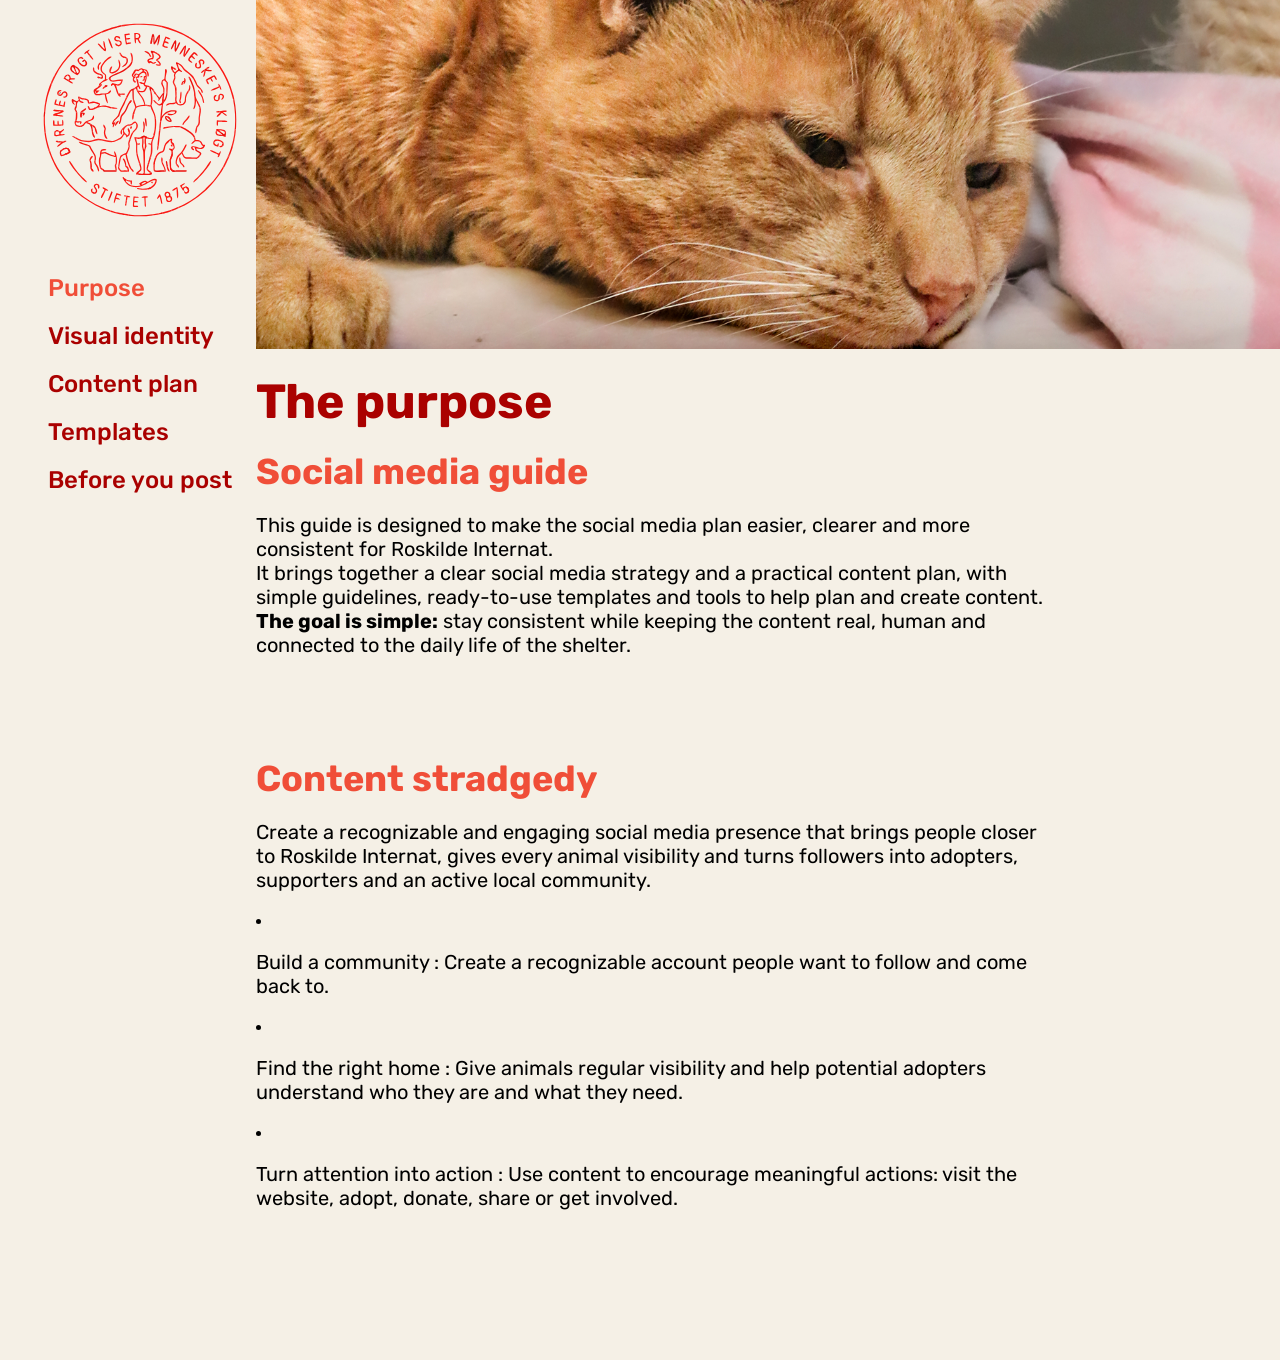
<file: index.html>
<!doctype html>
<html lang="en">
  <head>
    <meta charset="UTF-8" />
    <meta name="viewport" content="width=device-width, initial-scale=1.0" />
    <title>Document</title>
    <link rel="stylesheet" href="costum.css" />
    <link rel="stylesheet" href="btn_css/purpose_btn.css" />
    <!-- FONT -->
    <link rel="preconnect" href="https://fonts.googleapis.com" />
    <link rel="preconnect" href="https://fonts.gstatic.com" crossorigin />
    <link href="https://fonts.googleapis.com/css2?family=Rubik:ital,wght@0,300..900;1,300..900&display=swap" rel="stylesheet" />
  </head>
  <body>
    <header>
      <div class="logo">
        <img src="img/logo.svg" alt="" />
      </div>
      <div class="navbar">
        <a id="purpose_btn" href="index.html">Purpose</a>
        <a id="visual_btn" href="visual_identity.html">Visual identity</a>
        <a id="contentplan_btn" href="contentplan.html">Content plan</a>
        <a id="templates_btn" href="templates.html">Templates</a>
        <a id="before_btn" href="beforeyoupost.html">Before you post</a>
      </div>
    </header>
    <main>
      <img src="img/hero.jpg" alt="" />
      <h1>The purpose</h1>
      <h2>Social media guide</h2>
      <section>
        <p style="max-width: 800px">
          This guide is designed to make the social media plan easier, clearer and more consistent for Roskilde Internat.<br />
          It brings together a clear social media strategy and a practical content plan, with simple guidelines, ready-to-use templates and tools to help plan and create content.<br />
          <strong>The goal is simple:</strong> stay consistent while keeping the content real, human and connected to the daily life of the shelter.
        </p>
      </section>
      <h2>Content stradgedy</h2>
      <section style="max-width: 800px">
        <p>Create a recognizable and engaging social media presence that brings people closer to Roskilde Internat, gives every animal visibility and turns followers into adopters, supporters and an active local community.</p>

        <li>
          <p>Build a community : Create a recognizable account people want to follow and come back to.</p>
        </li>
        <li>
          <p>Find the right home : Give animals regular visibility and help potential adopters understand who they are and what they need.</p>
        </li>
        <li>
          <p>Turn attention into action : Use content to encourage meaningful actions: visit the website, adopt, donate, share or get involved.</p>
        </li>
      </section>
    </main>
  </body>
</html>
</file>
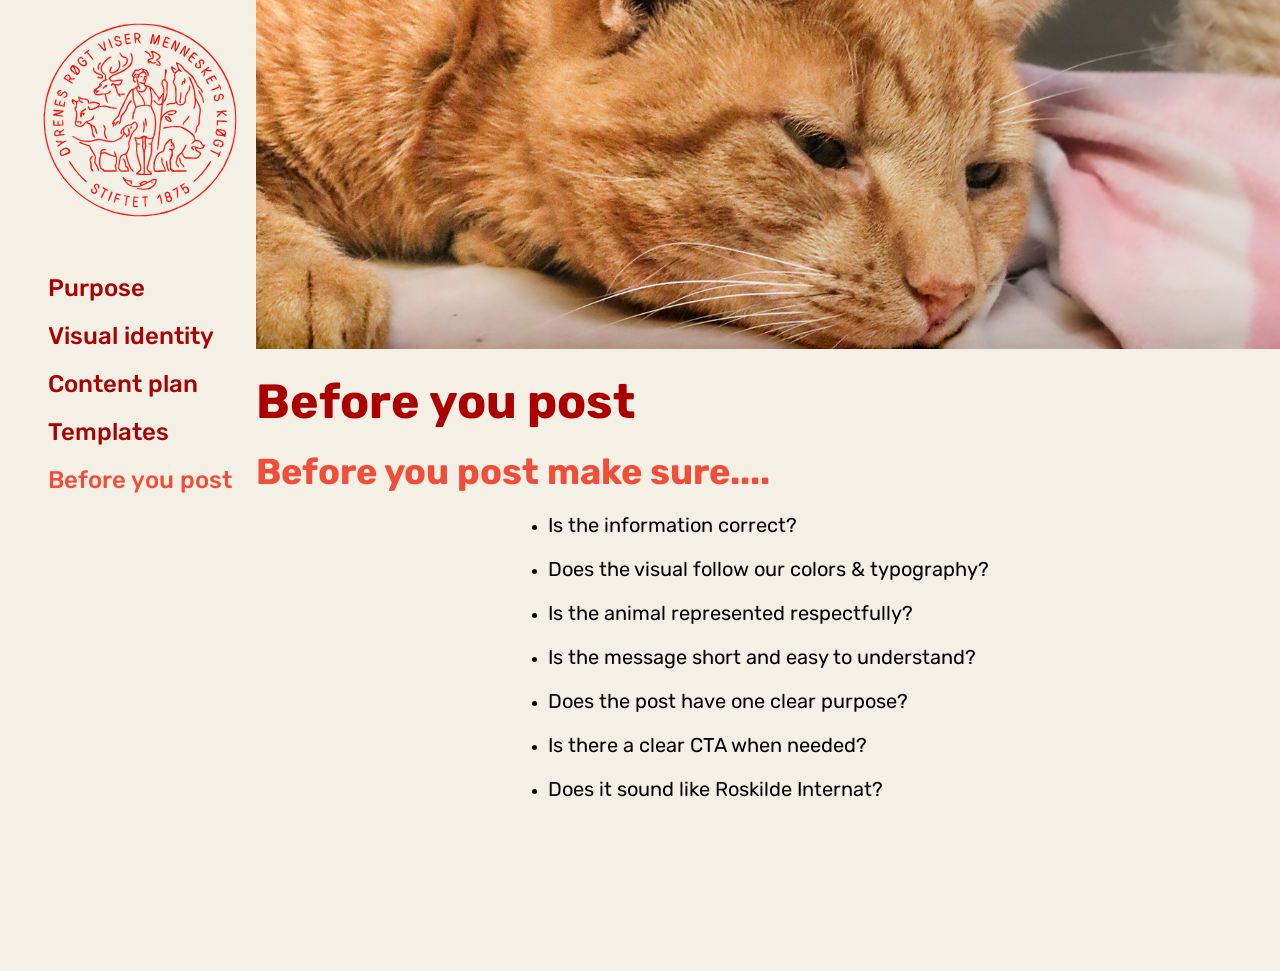
<file: beforeyoupost.html>
<!doctype html>
<html lang="en">
  <head>
    <meta charset="UTF-8" />
    <meta name="viewport" content="width=device-width, initial-scale=1.0" />
    <title>Document</title>
    <link rel="stylesheet" href="costum.css" />
    <link rel="stylesheet" href="btn_css/before_btn.css" />
    <link rel="stylesheet" href="bfyp.css" />
    <!-- FONT -->
    <link rel="preconnect" href="https://fonts.googleapis.com" />
    <link rel="preconnect" href="https://fonts.gstatic.com" crossorigin />
    <link href="https://fonts.googleapis.com/css2?family=Rubik:ital,wght@0,300..900;1,300..900&display=swap" rel="stylesheet" />
  </head>
  <body>
    <header>
      <div class="logo">
        <img src="img/logo.svg" alt="" />
      </div>
      <div class="navbar">
        <a id="purpose_btn" href="index.html">Purpose</a>
        <a id="visual_btn" href="visual_identity.html">Visual identity</a>
        <a id="contentplan_btn" href="contentplan.html">Content plan</a>
        <a id="templates_btn" href="templates.html">Templates</a>
        <a id="before_btn" href="beforeyoupost.html">Before you post</a>
      </div>
    </header>
    <main>
      <img src="img/hero.jpg" alt="" />
      <h1>Before you post</h1>
      <h2>Before you post make sure....</h2>
      <section class="beforeupost_checklist">
        <ul>
          <li><p>Is the information correct?</p></li>
          <li><p>Does the visual follow our colors & typography?</p></li>
          <li><p>Is the animal represented respectfully?</p></li>
          <li><p>Is the message short and easy to understand?</p></li>
          <li><p>Does the post have one clear purpose?</p></li>
          <li><p>Is there a clear CTA when needed?</p></li>
          <li><p>Does it sound like Roskilde Internat?</p></li>
        </ul>
      </section>
    </main>
  </body>
</html>
</file>
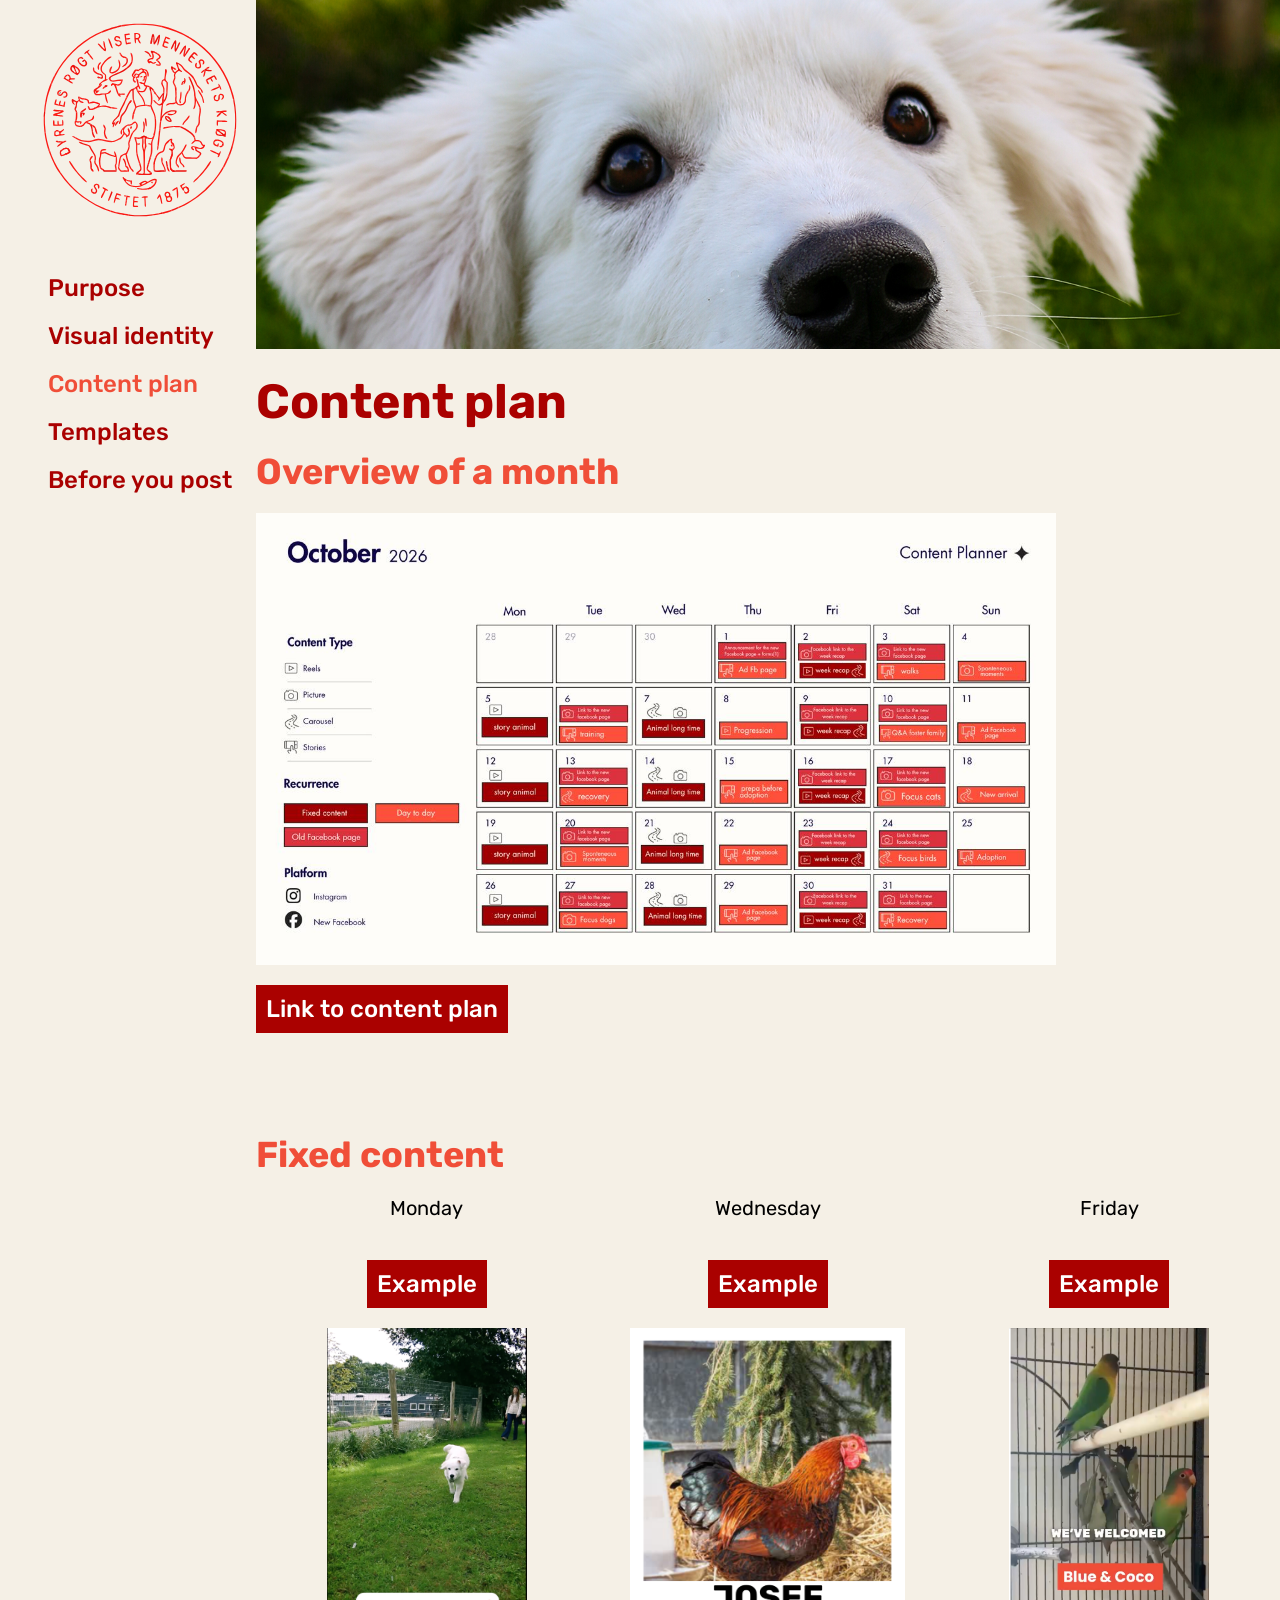
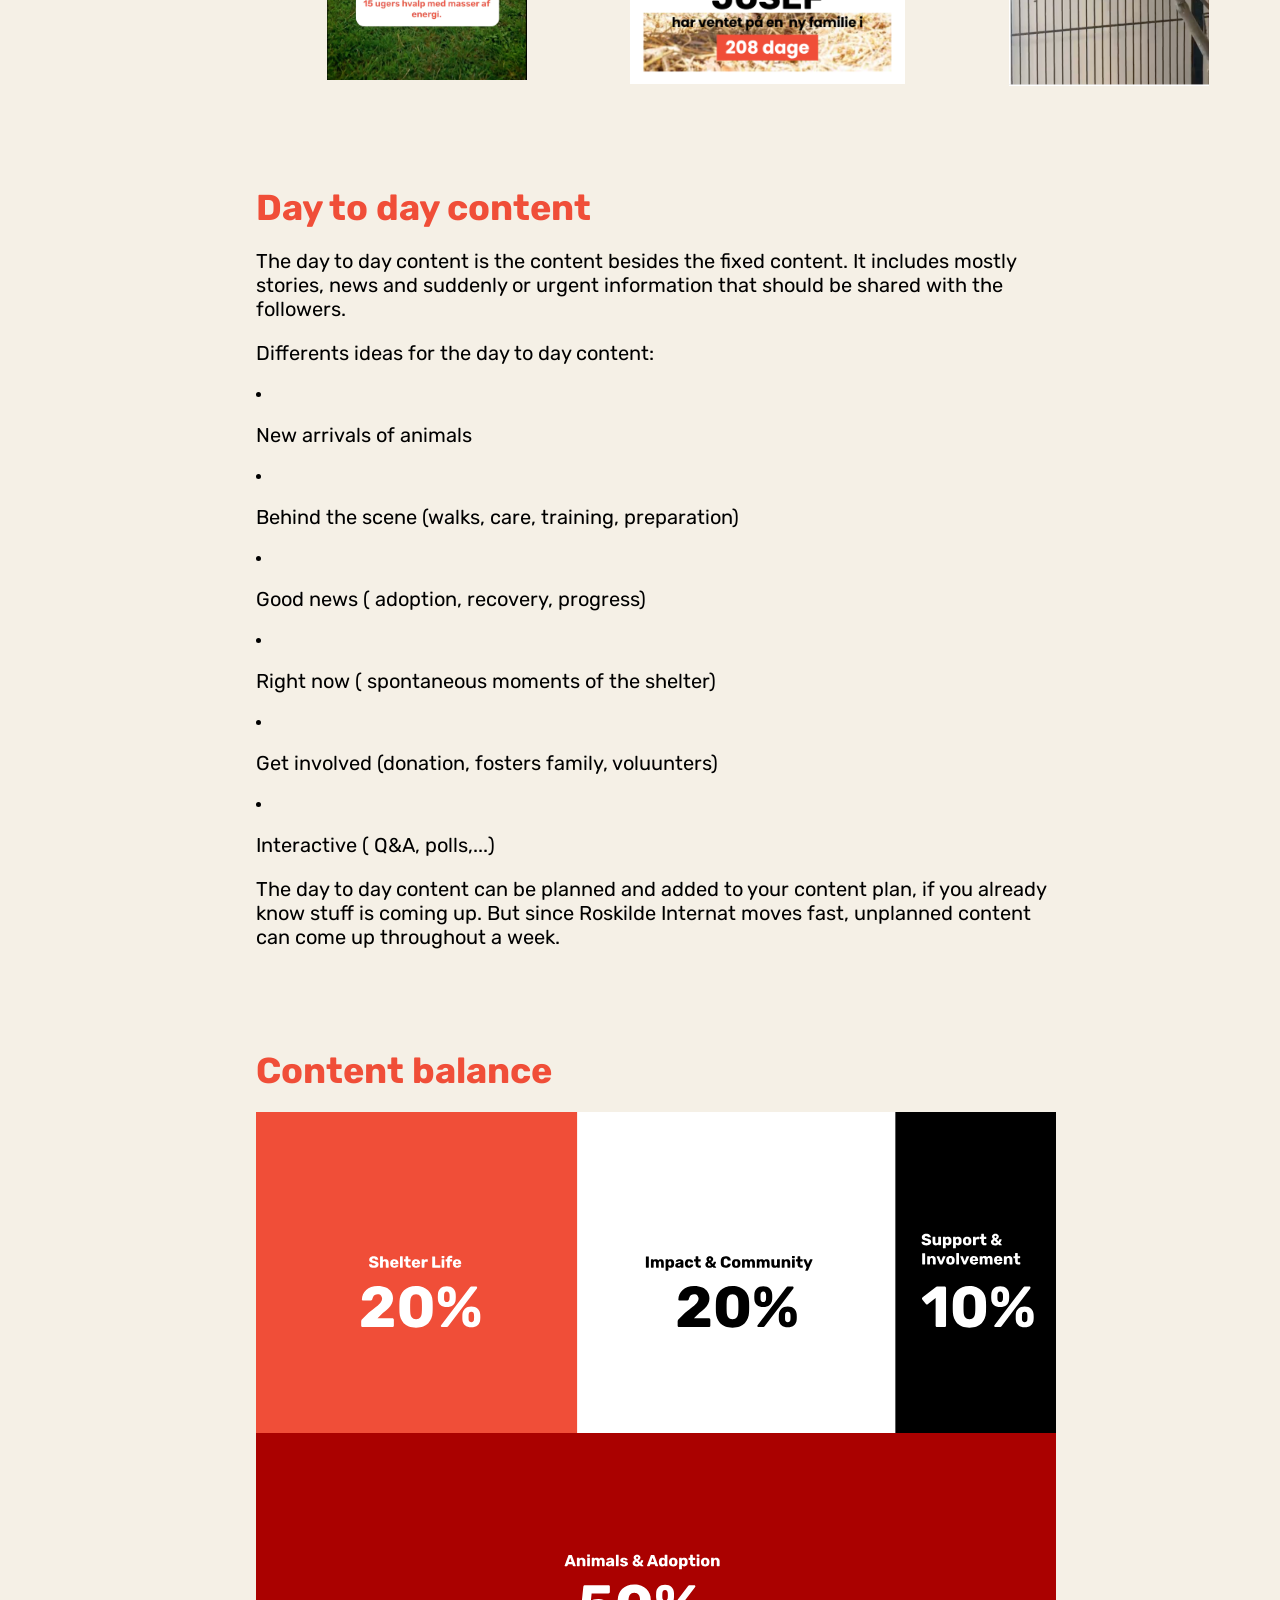
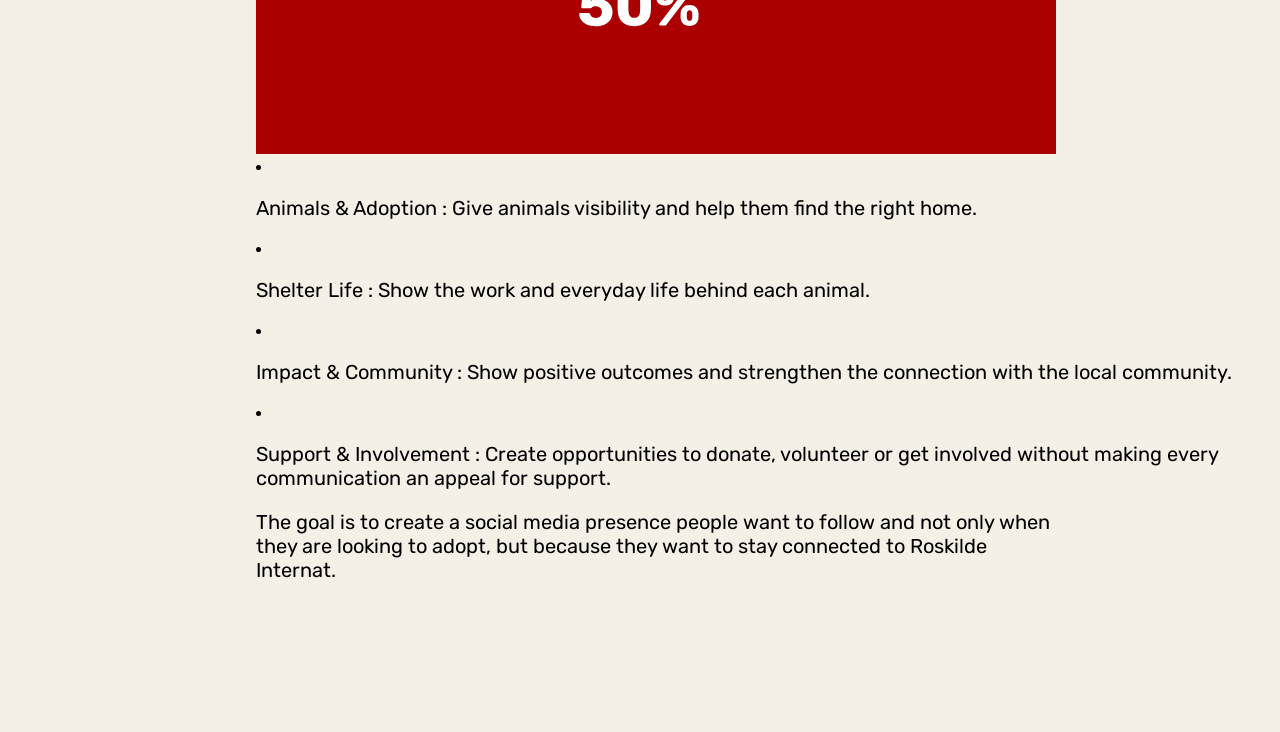
<file: contentplan.html>
<!doctype html>
<html lang="en">
  <head>
    <meta charset="UTF-8" />
    <meta name="viewport" content="width=device-width, initial-scale=1.0" />
    <title>Document</title>
    <link rel="stylesheet" href="costum.css" />
    <link rel="stylesheet" href="btn_css/contentplan_btn.css" />
    <link rel="stylesheet" href="contentplan.css" />
    <!-- FONT -->
    <link rel="preconnect" href="https://fonts.googleapis.com" />
    <link rel="preconnect" href="https://fonts.gstatic.com" crossorigin />
    <link
      href="https://fonts.googleapis.com/css2?family=Rubik:ital,wght@0,300..900;1,300..900&display=swap"
      rel="stylesheet"
    />
  </head>
  <body>
    <header>
      <div class="logo">
        <img src="img/logo.svg" alt="" />
      </div>
      <div class="navbar">
        <a id="purpose_btn" href="index.html">Purpose</a>
        <a id="visual_btn" href="visual_identity.html">Visual identity</a>
        <a id="contentplan_btn" href="contentplan.html">Content plan</a>
        <a id="templates_btn" href="templates.html">Templates</a>
        <a id="before_btn" href="beforeyoupost.html">Before you post</a>
      </div>
    </header>
    <main>
      <img src="img/contentplan_header.jpg" alt="" />
      <h1>Content plan</h1>
      <section style="display: flex; flex-direction: column; gap: 20px">
        <h2>Overview of a month</h2>
        <img src="img/contentplan.jpeg" alt="" style="max-width: 800px" />
        <a class="btn" href="https://canva.link/bdjy3nwb8c4u47g"
          >Link to content plan</a
        >
      </section>
      <h2>Fixed content</h2>
      <section class="example_section">
        <div class="examples">
          <p>Monday</p>
          <a
            class="btn"
            href="https://www.canva.com/design/DAHV6ejM3wo/TyoUQR7vDTP4F1KbqWrGLA/edit"
            >Example</a
          >
          <img src="img/monday_example.png" alt="" style="max-width: 200px" />
        </div>
        <div class="examples">
          <p>Wednesday</p>
          <a class="btn" href="https://canva.link/k09sp1eqzwrvblo">Example</a>
          <img src="img/josef.png" alt="" style="width: 275px" />
        </div>
        <div class="examples">
          <p>Friday</p>
          <a class="btn" href="https://canva.link/1ectfj1zbcq7z41">Example</a>
          <img src="img/friday_example.png" alt="" style="width: 200px" />
        </div>
      </section>
      <section>
        <h2>Day to day content</h2>
        <p style="max-width: 800px">
          The day to day content is the content besides the fixed content. It
          includes mostly stories, news and suddenly or urgent information that
          should be shared with the followers.
        </p>
        <p>Differents ideas for the day to day content:</p>
        <p>
          <li><p>New arrivals of animals</p></li>
          <li><p>Behind the scene (walks, care, training, preparation)</p></li>
          <li><p>Good news ( adoption, recovery, progress)</p></li>
          <li><p>Right now ( spontaneous moments of the shelter)</p></li>
          <li><p>Get involved (donation, fosters family, voluunters)</p></li>
          <li><p>Interactive ( Q&A, polls,...)</p></li>
        </p>
        <p style="max-width: 800px">
          The day to day content can be planned and added to your content plan,
          if you already know stuff is coming up. But since Roskilde Internat
          moves fast, unplanned content can come up throughout a week.
        </p>
      </section>
      <section>
        <h2>Content balance</h2>
        <img
          style="max-width: 800px; margin-top: 20px"
          src="img/diagram.svg"
          alt=""
        />
        <li>
          <p>
            Animals & Adoption : Give animals visibility and help them find the
            right home.
          </p>
        </li>
        <li>
          <p>
            Shelter Life : Show the work and everyday life behind each animal.
          </p>
        </li>
        <li>
          <p>
            Impact & Community : Show positive outcomes and strengthen the
            connection with the local community.
          </p>
        </li>
        <li>
          <p>
            Support & Involvement : Create opportunities to donate, volunteer or
            get involved without making every communication an appeal for
            support.
          </p>
        </li>
        <p style="max-width: 800px">
          The goal is to create a social media presence people want to follow
          and not only when they are looking to adopt, but because they want to
          stay connected to Roskilde Internat.
        </p>
      </section>
    </main>
  </body>
</html>
</file>
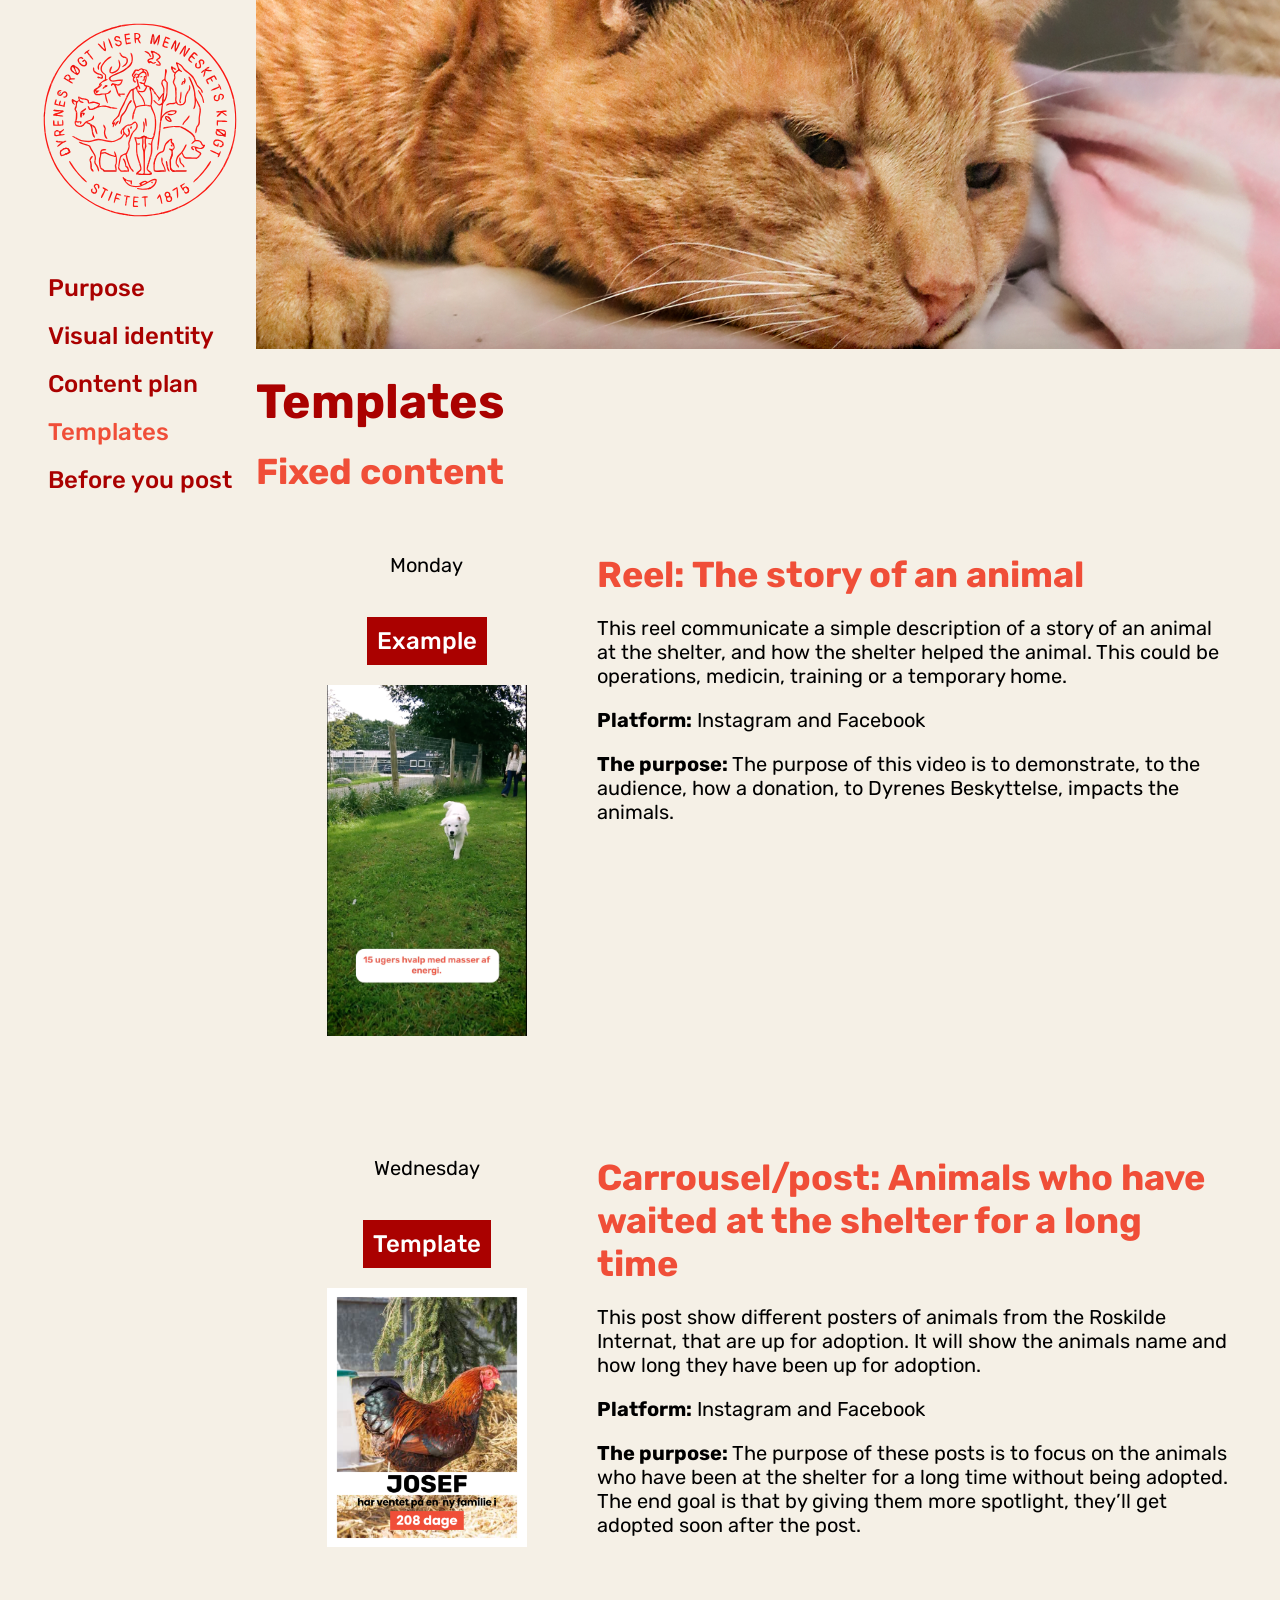
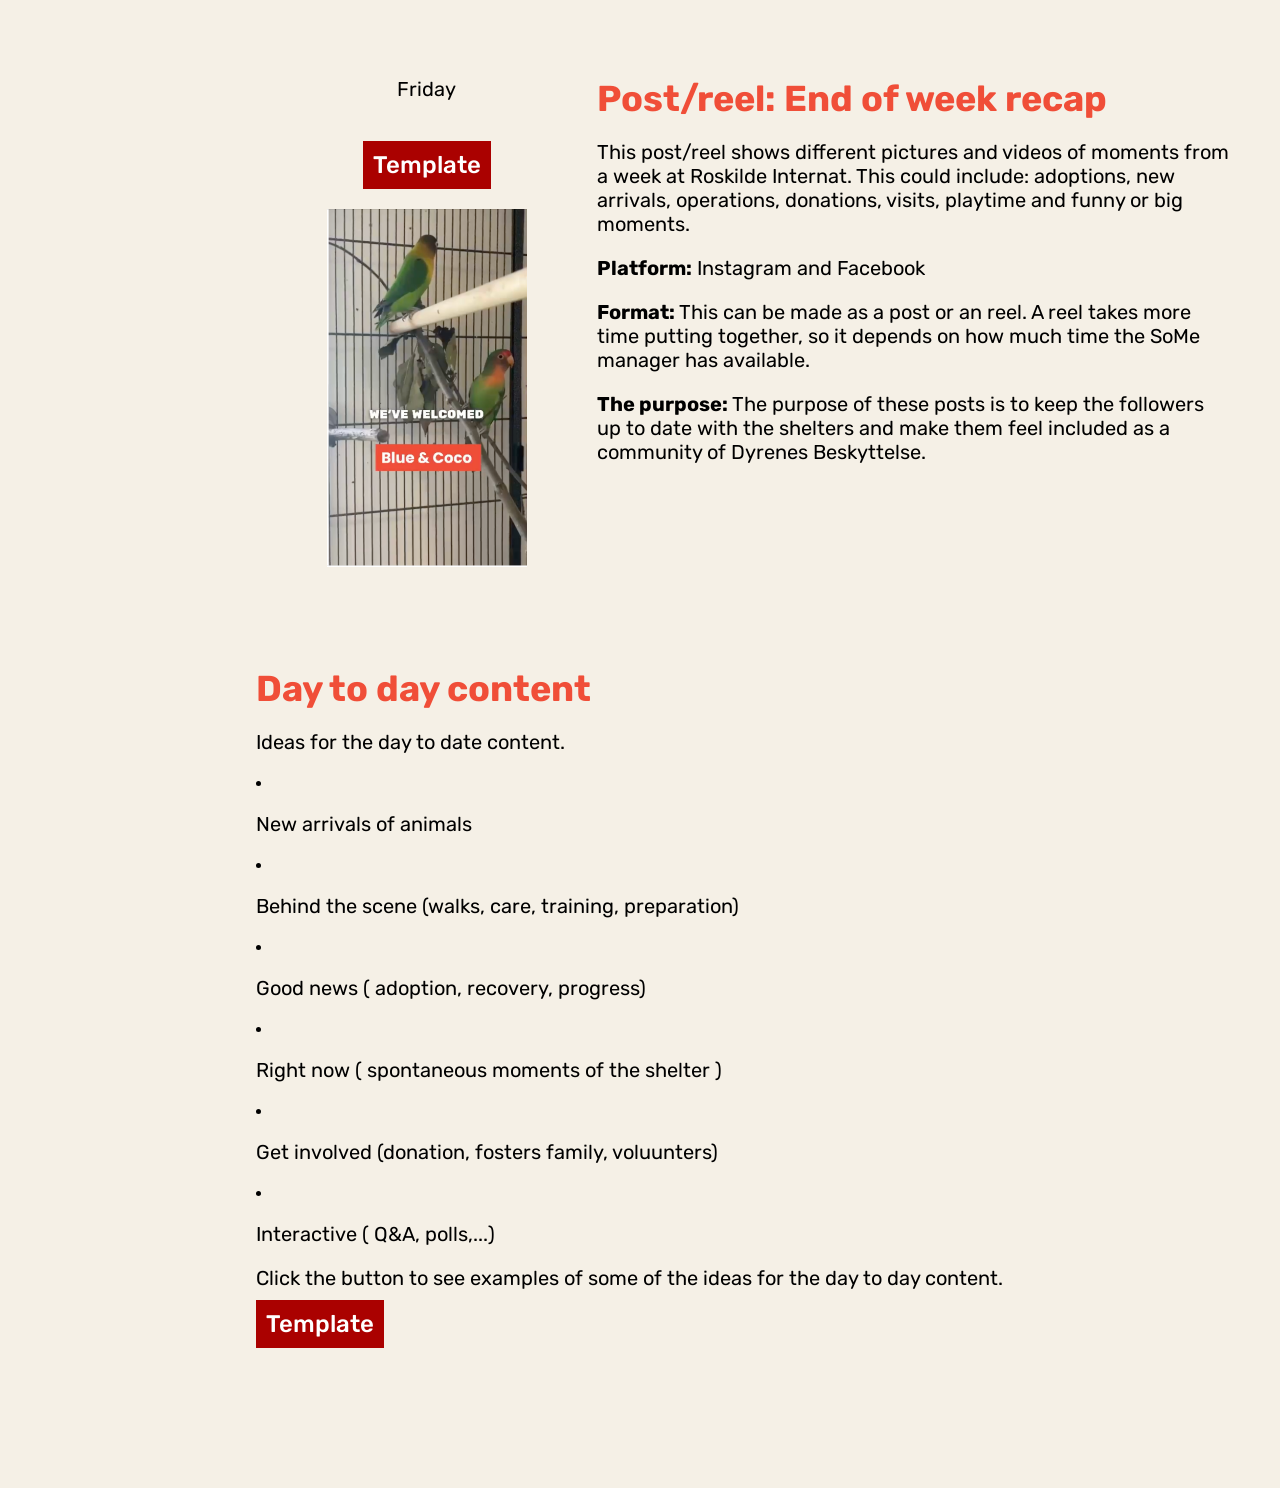
<file: templates.html>
<!doctype html>
<html lang="en">
  <head>
    <meta charset="UTF-8" />
    <meta name="viewport" content="width=device-width, initial-scale=1.0" />
    <title>Document</title>
    <link rel="stylesheet" href="costum.css" />
    <link rel="stylesheet" href="btn_css/templates_btn.css" />
    <link rel="stylesheet" href="templates.css" />
    <!-- FONT -->
    <link rel="preconnect" href="https://fonts.googleapis.com" />
    <link rel="preconnect" href="https://fonts.gstatic.com" crossorigin />
    <link
      href="https://fonts.googleapis.com/css2?family=Rubik:ital,wght@0,300..900;1,300..900&display=swap"
      rel="stylesheet"
    />
  </head>
  <body>
    <header>
      <div class="logo">
        <img src="img/logo.svg" alt="" />
      </div>
      <div class="navbar">
        <a id="purpose_btn" href="index.html">Purpose</a>
        <a id="visual_btn" href="visual_identity.html">Visual identity</a>
        <a id="contentplan_btn" href="contentplan.html">Content plan</a>
        <a id="templates_btn" href="templates.html">Templates</a>
        <a id="before_btn" href="beforeyoupost.html">Before you post</a>
      </div>
    </header>
    <main>
      <img src="img/hero.jpg" alt="" />
      <h1>Templates</h1>
      <h2>Fixed content</h2>
      <section class="templates_section" style="margin-top: 40px">
        <div class="examples">
          <p>Monday</p>
          <a
            class="btn"
            href="https://www.canva.com/design/DAHV6ejM3wo/TyoUQR7vDTP4F1KbqWrGLA/edit"
            >Example</a
          >
          <img src="img/monday_example.png" alt="" style="max-width: 200px" />
        </div>
        <div class="template_text">
          <h2>Reel: The story of an animal</h2>
          <p>
            This reel communicate a simple description of a story of an animal
            at the shelter, and how the shelter helped the animal. This could be
            operations, medicin, training or a temporary home.
          </p>
          <p><strong>Platform:</strong> Instagram and Facebook</p>
          <p>
            <strong>The purpose:</strong> The purpose of this video is to
            demonstrate, to the audience, how a donation, to Dyrenes
            Beskyttelse, impacts the animals.
          </p>
        </div>
      </section>

      <section class="templates_section">
        <div class="examples">
          <p>Wednesday</p>
          <a class="btn" href="https://canva.link/k09sp1eqzwrvblo">Template</a>
          <img src="img/josef.png" alt="" style="max-width: 200px" />
        </div>
        <div class="template_text">
          <h2>
            Carrousel/post: Animals who have waited at the shelter for a long
            time
          </h2>
          <p>
            This post show different posters of animals from the Roskilde
            Internat, that are up for adoption. It will show the animals name
            and how long they have been up for adoption.
          </p>
          <p><strong>Platform:</strong> Instagram and Facebook</p>
          <p>
            <strong>The purpose:</strong> The purpose of these posts is to focus
            on the animals who have been at the shelter for a long time without
            being adopted. The end goal is that by giving them more spotlight,
            they’ll get adopted soon after the post.
          </p>
        </div>
      </section>

      <section class="templates_section">
        <div class="examples">
          <p>Friday</p>
          <a class="btn" href="https://canva.link/zs7tsft92lza6c1">Template</a>
          <img src="img/friday_example.png" alt="" style="max-width: 200px" />
        </div>
        <div class="template_text">
          <h2>Post/reel: End of week recap</h2>
          <p>
            This post/reel shows different pictures and videos of moments from a
            week at Roskilde Internat. This could include: adoptions, new
            arrivals, operations, donations, visits, playtime and funny or big
            moments.
          </p>
          <p><strong>Platform:</strong> Instagram and Facebook</p>
          <p>
            <strong>Format:</strong> This can be made as a post or an reel. A
            reel takes more time putting together, so it depends on how much
            time the SoMe manager has available.
          </p>
          <p>
            <strong>The purpose:</strong> The purpose of these posts is to keep
            the followers up to date with the shelters and make them feel
            included as a community of Dyrenes Beskyttelse.
          </p>
        </div>
      </section>
      <section style="max-width: 800px">
        <h2>Day to day content</h2>
        <p>Ideas for the day to date content.</p>
        <li><p>New arrivals of animals</p></li>
        <li><p>Behind the scene (walks, care, training, preparation)</p></li>
        <li><p>Good news ( adoption, recovery, progress)</p></li>
        <li><p>Right now ( spontaneous moments of the shelter )</p></li>
        <li><p>Get involved (donation, fosters family, voluunters)</p></li>
        <li><p>Interactive ( Q&A, polls,...)</p></li>
        <p>
          Click the button to see examples of some of the ideas for the day to
          day content.
        </p>
        <a class="btn" href="">Template</a>
      </section>
    </main>
  </body>
</html>
</file>
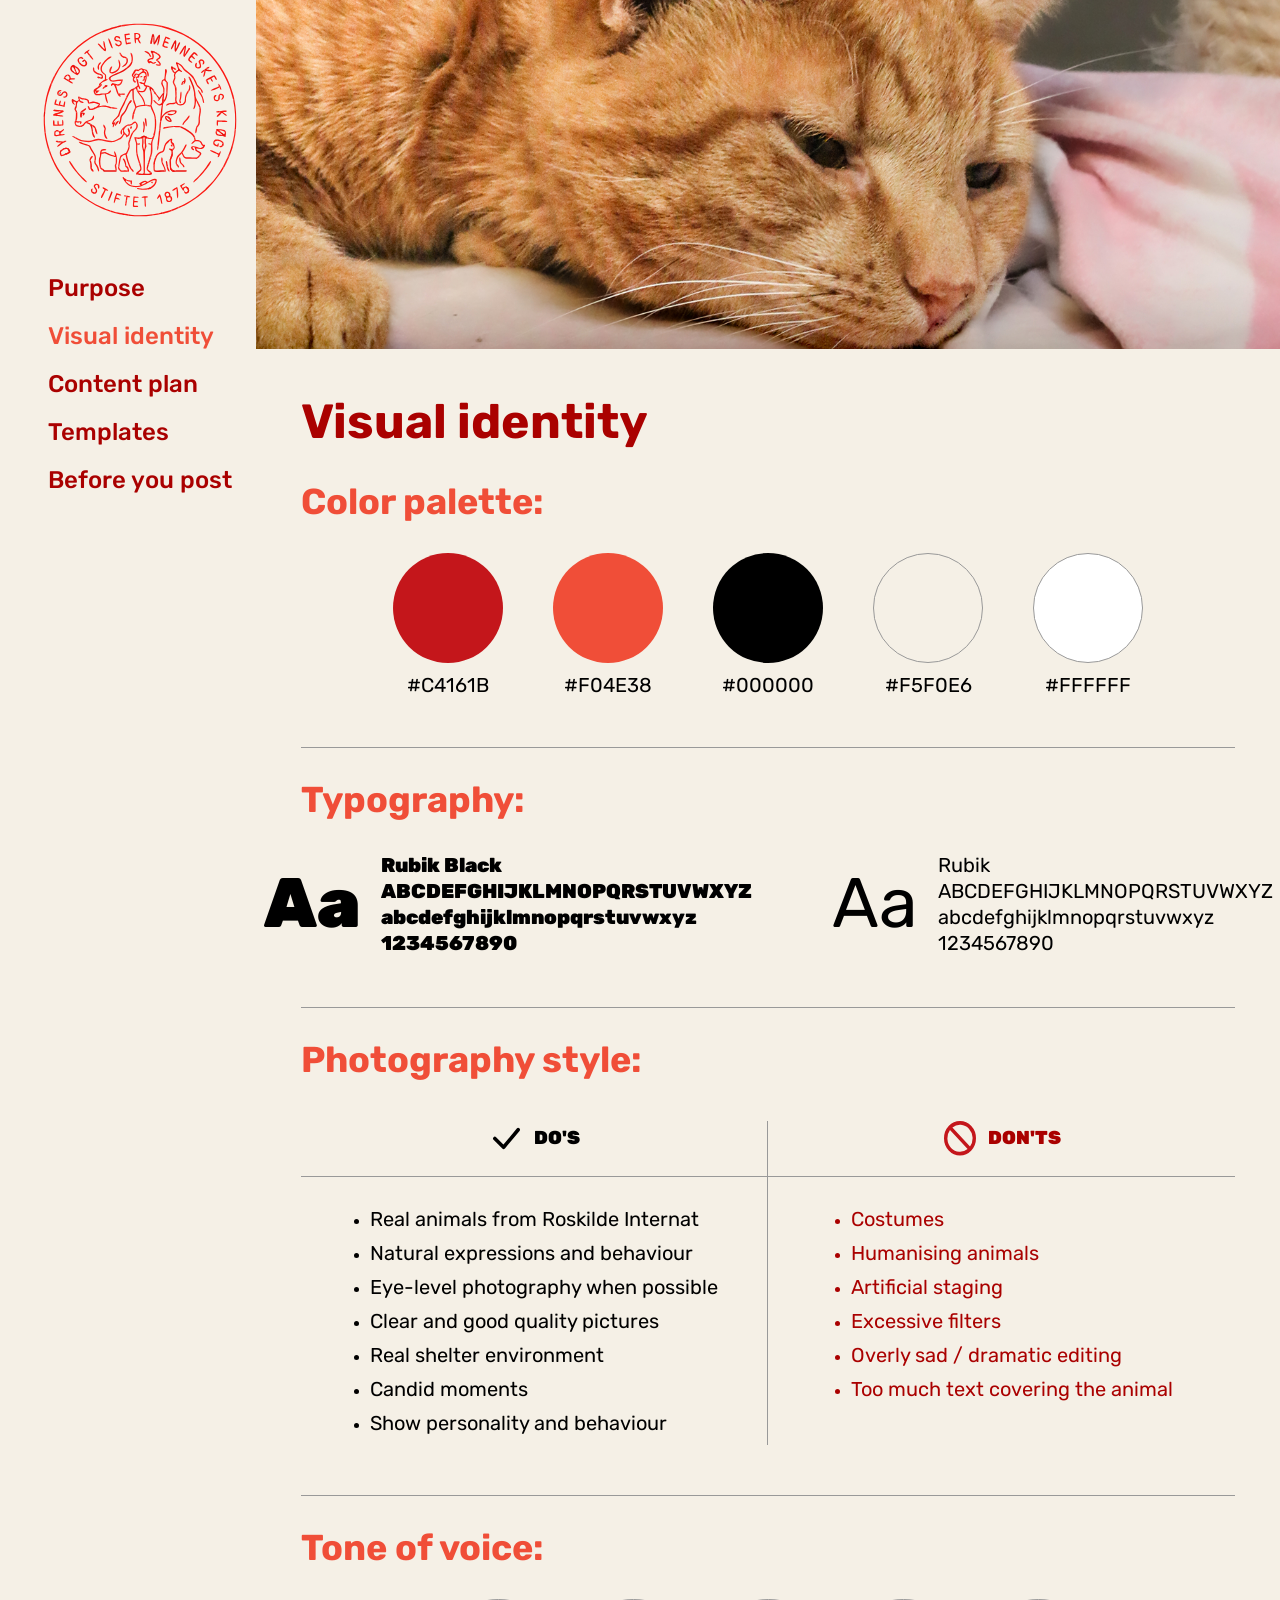
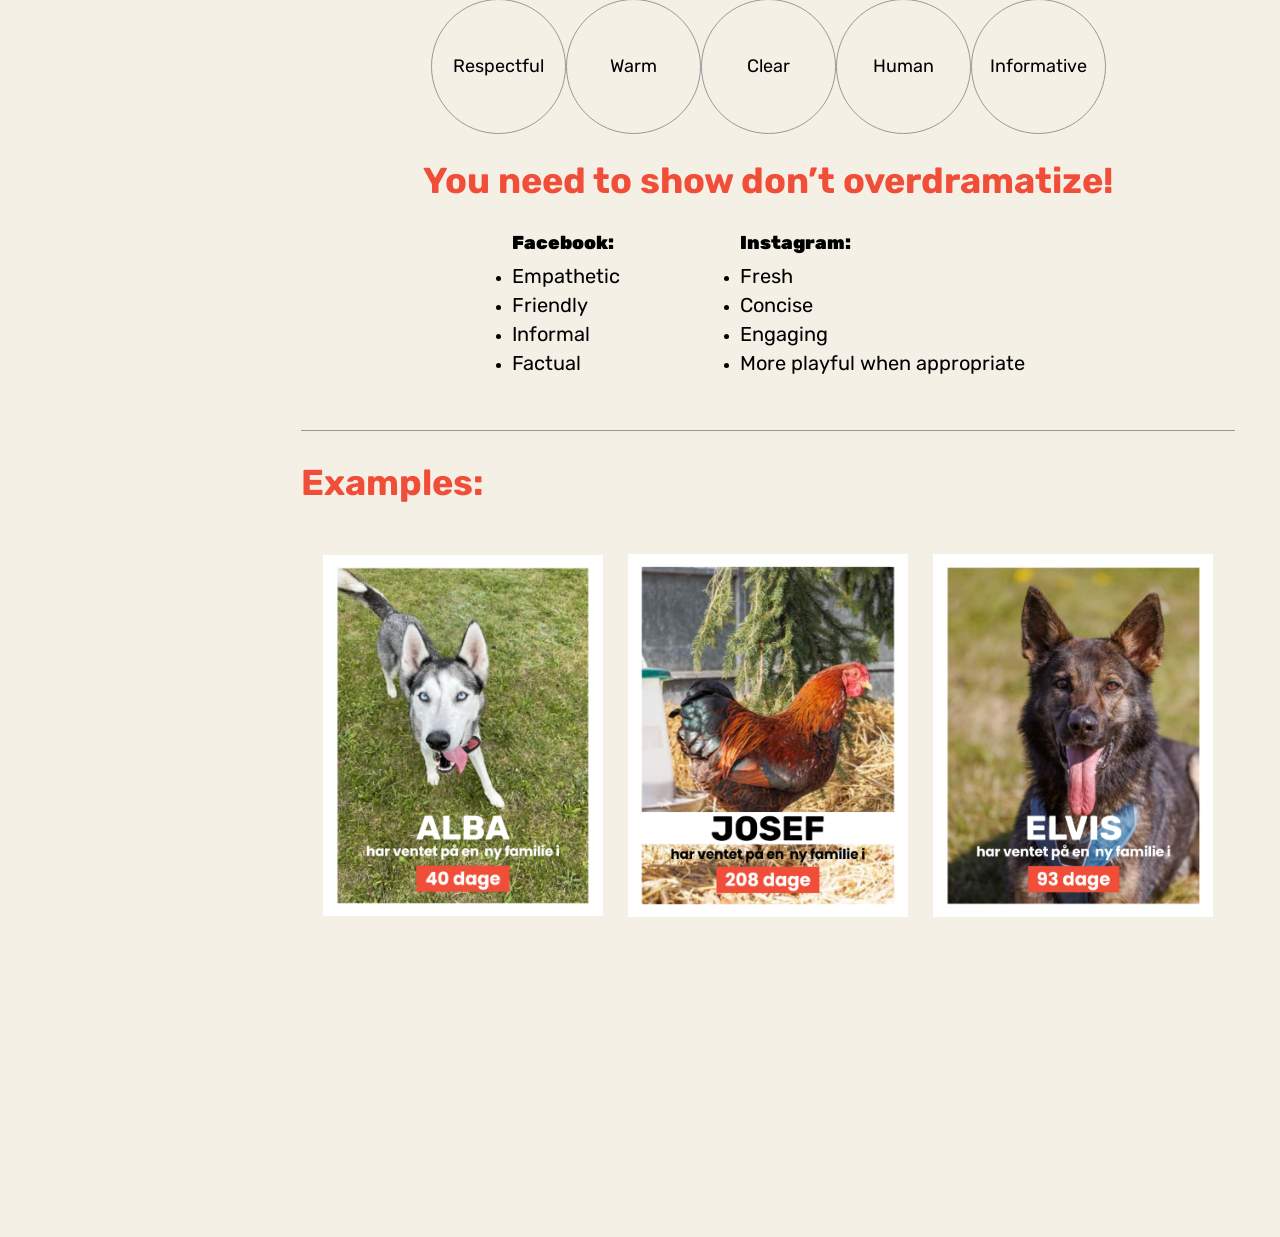
<file: visual_identity.html>
<!doctype html>
<html lang="en">
  <head>
    <meta charset="UTF-8" />
    <meta name="viewport" content="width=device-width, initial-scale=1.0" />
    <title>Document</title>
    <link rel="stylesheet" href="costum.css" />
    <link rel="stylesheet" href="btn_css/visual_btn.css" />
    <link rel="stylesheet" href="visual.css" />

    <link rel="preconnect" href="https://fonts.googleapis.com" />
    <link rel="preconnect" href="https://fonts.gstatic.com" crossorigin />
    <link href="https://fonts.googleapis.com/css2?family=Rubik:ital,wght@0,300..900;1,300..900&display=swap" rel="stylesheet" />
  </head>
  <body>
    <header>
      <div class="logo">
        <img src="img/logo.svg" alt="" />
      </div>
      <div class="navbar">
        <a id="purpose_btn" href="index.html">Purpose</a>
        <a id="visual_btn" href="visual_identity.html">Visual identity</a>
        <a id="contentplan_btn" href="contentplan.html">Content plan</a>
        <a id="templates_btn" href="templates.html">Templates</a>
        <a id="before_btn" href="beforeyoupost.html">Before you post</a>
      </div>
    </header>
    <main>
      <img src="img/hero.jpg" alt="" />
      <section class="visual_identity">
        <h1>Visual identity</h1>

        <section class="color_palette">
          <h2>Color palette:</h2>

          <div class="colors">
            <div class="color_item">
              <div class="color red"></div>
              <p>#C4161B</p>
            </div>

            <div class="color_item">
              <div class="color orange"></div>
              <p>#F04E38</p>
            </div>

            <div class="color_item">
              <div class="color black"></div>
              <p>#000000</p>
            </div>

            <div class="color_item">
              <div class="color beige"></div>
              <p>#F5F0E6</p>
            </div>

            <div class="color_item">
              <div class="color white"></div>
              <p>#FFFFFF</p>
            </div>
          </div>
        </section>

        <section class="typography">
          <h2>Typography:</h2>

          <div class="font_examples">
            <div class="font_example rubik_black">
              <p class="big_letters">Aa</p>

              <div class="fontforvisual">
                <p>Rubik Black</p>
                <p>ABCDEFGHIJKLMNOPQRSTUVWXYZ</p>
                <p>abcdefghijklmnopqrstuvwxyz</p>
                <p>1234567890</p>
              </div>
            </div>

            <div class="font_example rubik_regular">
              <p class="big_letters">Aa</p>

              <div class="fontforvisual2">
                <p>Rubik</p>
                <p>ABCDEFGHIJKLMNOPQRSTUVWXYZ</p>
                <p>abcdefghijklmnopqrstuvwxyz</p>
                <p>1234567890</p>
              </div>
            </div>
          </div>
        </section>

        <section class="photography_style">
          <h2>Photography style:</h2>

          <div class="photo_rules">
            <div class="dos">
              <h3 class="rules_title">
                <img src="img/do.svg" alt="" />
                DO'S
              </h3>

              <ul>
                <li><p>Real animals from Roskilde Internat</p></li>
                <li><p>Natural expressions and behaviour</p></li>
                <li><p>Eye-level photography when possible</p></li>
                <li><p>Clear and good quality pictures</p></li>
                <li><p>Real shelter environment</p></li>
                <li><p>Candid moments</p></li>
                <li><p>Show personality and behaviour</p></li>
              </ul>
            </div>

            <div class="donts">
              <h3 class="rules_title">
                <img src="img/dont.svg" alt="" />
                DON'TS
              </h3>

              <ul>
                <li><p>Costumes</p></li>
                <li><p>Humanising animals</p></li>
                <li><p>Artificial staging</p></li>
                <li><p>Excessive filters</p></li>
                <li><p>Overly sad / dramatic editing</p></li>
                <li><p>Too much text covering the animal</p></li>
              </ul>
            </div>
          </div>
        </section>

        <section class="tone_of_voice">
          <h2>Tone of voice:</h2>

          <div class="tone_words">
            <div class="tone_circle">
              <p>Respectful</p>
            </div>

            <div class="tone_circle">
              <p>Warm</p>
            </div>

            <div class="tone_circle">
              <p>Clear</p>
            </div>

            <div class="tone_circle">
              <p>Human</p>
            </div>

            <div class="tone_circle">
              <p>Informative</p>
            </div>
          </div>

          <h2 class="tone_note">You need to show don’t overdramatize!</h2>

          <div class="social_tone">
            <div>
              <h3>Facebook:</h3>

              <ul>
                <li><p>Empathetic</p></li>
                <li><p>Friendly</p></li>
                <li><p>Informal</p></li>
                <li><p>Factual</p></li>
              </ul>
            </div>

            <div>
              <h3>Instagram:</h3>

              <ul>
                <li><p>Fresh</p></li>
                <li><p>Concise</p></li>
                <li><p>Engaging</p></li>
                <li><p>More playful when appropriate</p></li>
              </ul>
            </div>
          </div>
        </section>

        <section class="examples">
          <h2>Examples:</h2>

          <div class="example_images">
            <img src="img/alba.png" alt="Example post of Alba" />

            <img src="img/josef.png" alt="Example post of Josef" />

            <img src="img/elvis.png" alt="Example post of Elvis" />
          </div>
        </section>
      </section>
    </main>
  </body>
</html>
</file>
<file: costum.css>
* {
  margin: 0;
  padding: 0;
  box-sizing: border-box;

  img {
    width: 100%;
  }
}

body {
  display: grid;
  grid-template-columns: 1fr 1fr 1fr 1fr 1fr;
  gap: none;
  background-color: var(--bg-color);
  margin-bottom: 50px;
}
header {
  grid-column: 1/2;
  display: flex;
  flex-direction: column;
  padding-bottom: 100%;
  align-items: center;
  margin-top: 20px;
  margin-left: 40px;
  position: fixed;
}
main {
  grid-column: 2/6;
}
.navbar {
  display: flex;
  flex-direction: column;
  align-items: left;
  gap: 20px;
  margin-top: 50px;
}
a {
  text-decoration: none;
  color: var(--dark-red);
  font-weight: var(--medium);
  font-family: "Rubik", sans-serif;
  font-size: 24px;
}
a:hover {
  scale: 110%;
}
.logo img {
  width: 200px;
  height: auto;
  margin: auto;
  padding: auto;
}
.logo {
  align-items: center;
}

:root {
  --bg-color: #f5f0e6;
  --light-red: #f04e38;
  --dark-red: #aa0100;
  --headline: 48px;
  --subheading: 36px;
  --text: 20px;
  --regular: 400;
  --medium: 500;
  --bold: 700;
  --black: 900;
}
h1 {
  font-size: var(--headline);
  color: var(--dark-red);
  font-weight: var(--bold);
  font-family: "Rubik", sans-serif;
  margin-top: 20px;
}
h2 {
  font-size: var(--subheading);
  color: var(--light-red);
  font-weight: var(--bold);
  font-family: "Rubik", sans-serif;
  margin-top: 20px;
}
p {
  font-size: var(--text);
  color: black;
  font-weight: var(--regular);
  font-family: "Rubik", sans-serif;
  margin-top: 20px;
  margin-bottom: 20px;
}

.btn {
  text-decoration: none;
  color: white;
  background-color: var(--dark-red);
  padding: 10px;
  width: fit-content;
}
.btn:hover {
  background-color: var(--light-red);
}
section {
  margin-bottom: 100px;
}
.rubik_black .big_letters,
.rubik_black .fontforvisual p {
  font-weight: var(--black);
}

.rubik_regular .big_letters,
.rubik_regular .fontforvisual2 p {
  font-weight: var(--regular);
}
</file>
<file: btn_css/purpose_btn.css>
#purpose_btn {
  color: var(--light-red);
}
</file>
<file: btn_css/before_btn.css>
#before_btn {
  color: var(--light-red);
}
</file>
<file: bfyp.css>
.beforeupost_checklist {
  display: flex;
  justify-content: center;
}
</file>
<file: btn_css/contentplan_btn.css>
#contentplan_btn {
  color: var(--light-red);
}
</file>
<file: contentplan.css>
.examples {
  display: flex;
  flex-direction: column;
  align-items: center;
  gap: 20px;
}
.example_section {
  display: grid;
  grid-template-columns: 1fr 1fr 1fr;
}
</file>
<file: btn_css/templates_btn.css>
#templates_btn {
  color: var(--light-red);
}
</file>
<file: templates.css>
.examples {
  display: flex;
  flex-direction: column;
  align-items: center;
  gap: 20px;
}

.templates_section {
  display: grid;
  grid-template-columns: 1fr 1fr 1fr;
}

.template_text {
  grid-column: 2/4;
  margin-right: 50px;
}
</file>
<file: btn_css/visual_btn.css>
#visual_btn {
  color: var(--light-red);
}
</file>
<file: visual.css>
/* ---------------- VISUAL IDENTITY ---------------- */

.visual_identity {
  padding: 20px 45px;
}

.visual_identity h1 {
  margin-bottom: 30px;
}

.visual_identity h2 {
  margin-bottom: 30px;
}

/* ---------------- SECTION LINES ---------------- */

.color_palette,
.typography,
.photography_style,
.tone_of_voice {
  padding-bottom: 50px;
  margin-bottom: 30px;
  border-bottom: 1px solid #999;
}

/* ---------------- COLOR PALETTE ---------------- */

.colors {
  display: flex;
  justify-content: center;
  gap: 50px;
}

.color_item {
  display: flex;
  flex-direction: column;
  align-items: center;
}

.color {
  width: 110px;
  height: 110px;
  border-radius: 50%;
}

.color_item p {
  margin: 10px 0 0 0;
  text-align: center;
}

.red {
  background-color: #c4161b;
}

.orange {
  background-color: #f04e38;
}

.black {
  background-color: #000000;
}

.beige {
  background-color: #f5f0e6;
  border: 1px solid #999;
}

.white {
  background-color: #ffffff;
  border: 1px solid #999;
}

/* ---------------- TYPOGRAPHY ---------------- */

.font_examples {
  display: flex;
  justify-content: center;
  align-items: center;
  gap: 80px;
}

.font_example {
  display: flex;
  align-items: center;
  gap: 20px;
}

.big_letters {
  font-size: 70px;
  margin: 0;
}

/* RUBIK BLACK */

.rubik_black .big_letters,
.rubik_black .fontforvisual p {
  font-family: "Rubik", sans-serif;
  font-weight: 900;
}

/* RUBIK REGULAR */

.rubik_regular .big_letters,
.rubik_regular .fontforvisual2 p {
  font-family: "Rubik", sans-serif;
  font-weight: 400;
}

.fontforvisual p,
.fontforvisual2 p {
  margin: 2px 0;
}

/* ---------------- PHOTOGRAPHY STYLE ---------------- */

.photo_rules {
  display: grid;
  grid-template-columns: 1fr 1fr;
  margin-top: 40px;
}

.dos,
.donts {
  padding: 0;
}

/* MIDDLE LINE */

.dos {
  border-right: 1px solid #999;
}

/* DO'S + DON'TS TITLES */

.rules_title {
  display: flex;
  justify-content: center;
  align-items: center;
  gap: 10px;

  font-family: "Rubik", sans-serif;
  font-weight: 900;

  padding-bottom: 20px;
  border-bottom: 1px solid #999;
}

/* SVG ICONS */

.rules_title img {
  width: 35px;
  height: 35px;
  object-fit: contain;
}

/* DON'TS SIDE - DARK RED */

.donts .rules_title,
.donts li,
.donts li p {
  color: var(--dark-red);
}

/* BULLET LISTS */

.photo_rules ul {
  width: fit-content;
  margin: 30px auto 0 auto;
  padding-left: 20px;
}

.photo_rules li {
  margin-bottom: 10px;
}

.photo_rules li p {
  margin: 0;
}

/* ---------------- TONE OF VOICE ---------------- */

.tone_words {
  display: flex;
  justify-content: center;
  align-items: center;
  margin-top: 20px;
}

/* CIRCLES */

.tone_circle {
  width: 135px;
  height: 135px;
  flex-shrink: 0;

  border: 1px solid #999;
  border-radius: 50%;

  display: flex;
  justify-content: center;
  align-items: center;

  text-align: center;
  padding: 12px;
}

.tone_circle p {
  margin: 0;
  font-size: 18px;
  text-align: center;
}

/* TEXT UNDER CIRCLES */

.tone_note {
  text-align: center;
  margin: 25px auto 0;
}

/* FACEBOOK + INSTAGRAM */

.social_tone {
  display: flex;
  justify-content: center;
  gap: 120px;
  margin-top: 30px;
}

.social_tone h3 {
  font-family: "Rubik", sans-serif;
  font-weight: 900;
  margin-bottom: 10px;
}

.social_tone ul {
  margin-top: 0;
}

.social_tone li p {
  margin: 5px 0;
}

/* ---------------- MOBILE ---------------- */

@media (max-width: 700px) {
  .tone_words {
    flex-wrap: wrap;
    gap: 10px;
  }

  .tone_circle {
    width: 105px;
    height: 105px;
  }

  .tone_circle p {
    font-size: 16px;
  }

  .social_tone {
    flex-direction: column;
    align-items: center;
    gap: 20px;
  }
}

/* ---------------- EXAMPLES ---------------- */

.examples {
  padding-bottom: 50px;
}

.example_images {
  display: flex;
  justify-content: center;
  align-items: center;
  gap: 25px;
  margin-top: 50px;
}

.example_images img {
  width: 30%;
  height: auto;
  object-fit: cover;
}

/* MOBILE */

@media (max-width: 700px) {
  .example_images {
    flex-direction: column;
    gap: 20px;
  }

  .example_images img {
    width: 80%;
  }
}
/* ---------------- MOBILE ---------------- */

@media (max-width: 700px) {
  .visual_identity {
    padding: 20px;
  }

  /* COLORS */

  .colors {
    flex-wrap: wrap;
    gap: 20px;
  }

  .color {
    width: 80px;
    height: 80px;
  }

  /* TYPOGRAPHY */

  .font_examples {
    flex-direction: column;
    gap: 30px;
  }

  /* PHOTOGRAPHY */

  .photo_rules {
    grid-template-columns: 1fr;
  }

  .dos {
    border-right: none;
    border-bottom: 1px solid #999;
    padding-bottom: 25px;
  }

  .donts {
    padding-top: 25px;
  }

  /* TONE OF VOICE */

  .tone_words {
    flex-wrap: wrap;
    gap: 10px;
  }

  .tone_circle {
    width: 95px;
    height: 95px;
  }

  /* SOCIAL MEDIA */

  .social_tone {
    flex-direction: column;
    gap: 20px;
  }
}
</file>
